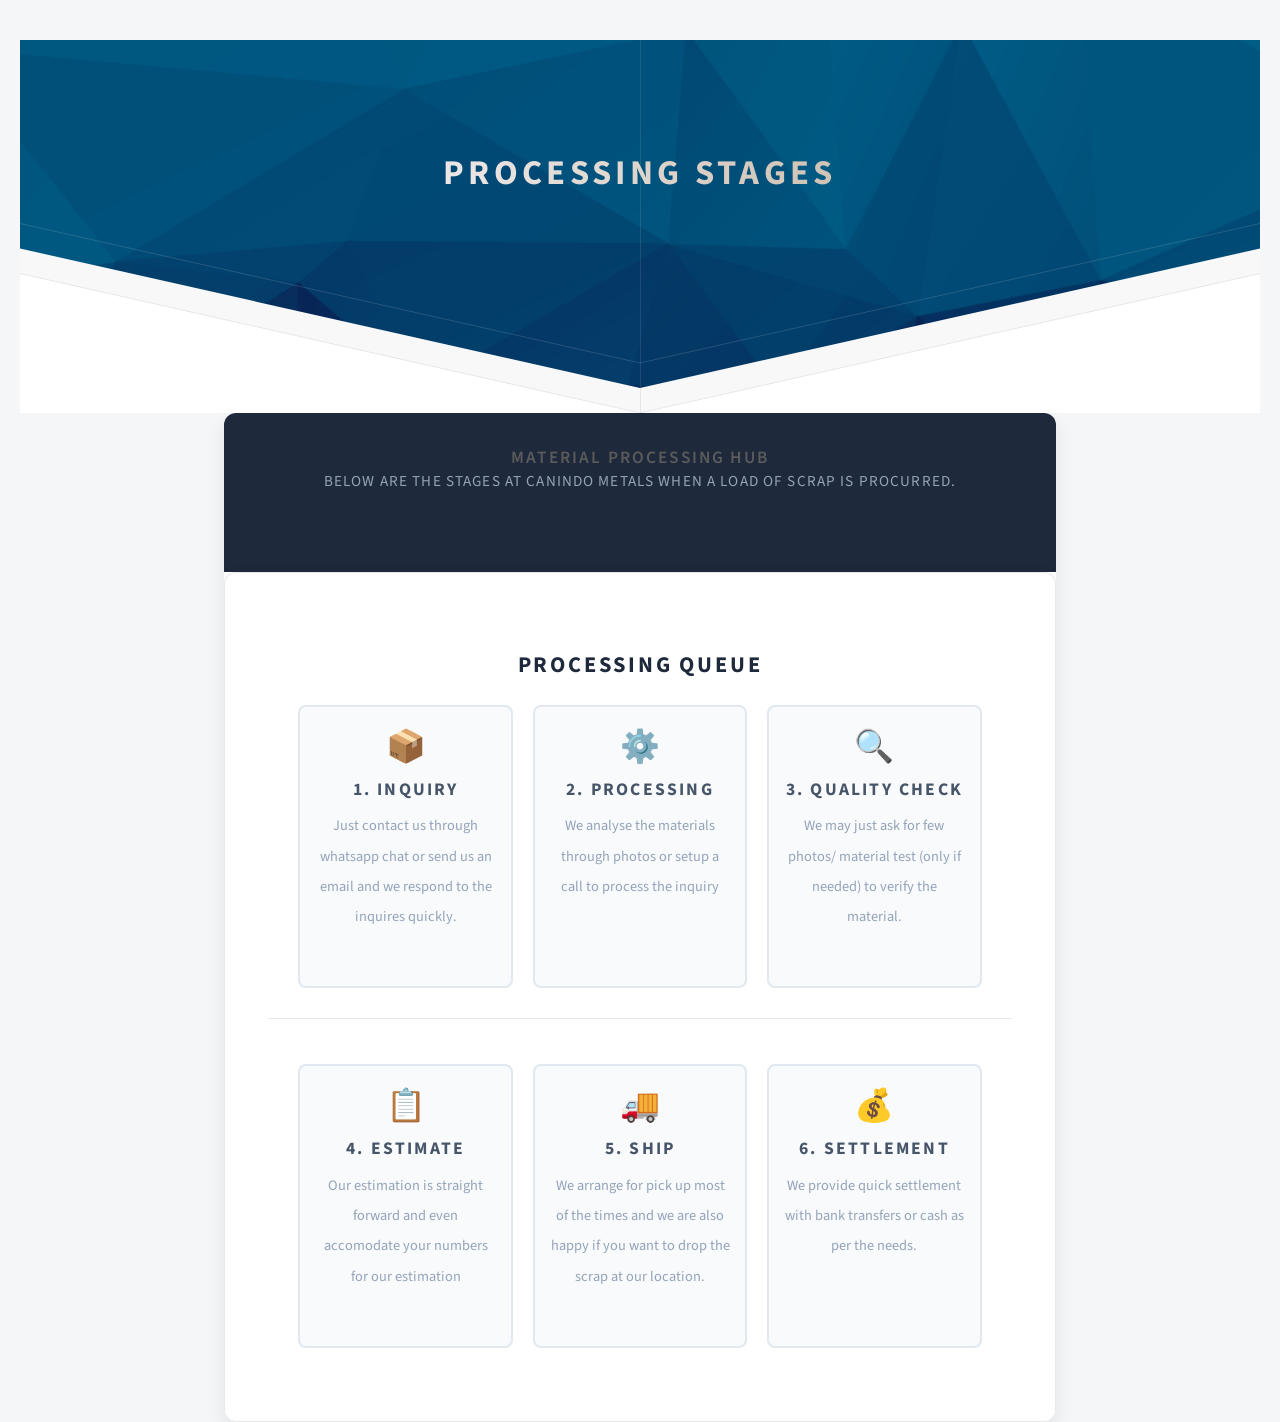
<file: reach.html>
<html>
	<head>
		<title>CanIndoMetals</title>
		<meta charset="utf-8" />
		<meta name="viewport" content="width=device-width, initial-scale=1, user-scalable=no" />
		<link rel="stylesheet" href="assets/css/main.css" />
        <link rel="stylesheet" href="styles.css">

		<!-- Elfsight WhatsApp Chat | Untitled WhatsApp Chat -->
<!-- <script src="https://elfsightcdn.com/platform.js" async></script>
<div class="elfsight-app-8075033a-a997-4c92-a267-3bb47ad8852b" data-elfsight-app-lazy></div> -->
</head>
    
    <body class="is-preload">
        <!-- Header -->
			<div id="header">
				<h1 style="background: linear-gradient(to right, #ece7e6, #cfc2b5); 
  -webkit-background-clip: text;background-clip: text;color: transparent;display: inline-block; ">Processing Stages</h1>
			</div>
     <div class="container">
        <header>
            <h1>Material Processing Hub</h1>
            <p>Below are the stages at CanIndo metals when a load of scrap is procurred.</p>
        </header>

        <!-- Input Section -->
        <!-- <section class="material-form">
            <h2>Add New Material</h2>
            <form id="materialForm">
                <div class="form-group">
                    <label for="materialName">Material Name:</label>
                    <input type="text" id="materialName" placeholder="e.g., Titanium Alloy" required>
                </div>
                <div class="form-group">
                    <label for="processType">Select Process:</label>
                    <select id="processType" required>
                        <option value="" disabled selected>Select a process...</option>
                        <option value="buy">Purchase</option>
                        <option value="sell">Sell</option>
                        
                    </select>
                </div>
                <button id="toggle-btn">Reveal Content</button>
                <button type="submit" class="btn-primary">Reveaasasl Content</button>
            </form>
        </section> -->

        <!-- Status / Tracking Section -->
          <div class="box container">
        <section id="secret-section" class="processing-status">
            <h2>Processing Queue</h2>
            <div class="pipeline">
                <div class="pipeline-step">
                   <div class="step-icon">📦</div>
                     <!-- <div class="step-icon">📋</div>                   -->
                    <h3>1. Inquiry</h3>
                    <p>Just contact us through whatsapp chat or send us an email and we respond to the inquires quickly.</p>
                </div> 
                <div class="pipeline-step">
                    <div class="step-icon">⚙️</div>
                    <h3>2. Processing</h3>
                    <p>We analyse the materials through photos or setup a call to process the inquiry</p>
                </div>            
                <div class="pipeline-step">
                    <div class="step-icon">🔍</div>
                    <h3>3. Quality Check</h3>
                    <p>We may just ask for few photos/ material test (only if needed) to verify the material.</p>
                </div>
                
            </div>
        </section>
        <section id="secret-section2" class="processing-status">
            
            <div class="pipeline">
                <div class="pipeline-step">
                    <div class="step-icon">📋</div>
                    <h3>4. Estimate</h3>
                    <p>Our estimation is straight forward and even accomodate your numbers for our estimation</p>
                </div>
                 <div class="pipeline-step">
                     <div class="step-icon">🚚</div>
                    <h3>5. Ship</h3>
                    <p>We arrange for pick up most of the times and we are also happy if you want to drop the scrap at our location.</p>
                </div>
                 <div class="pipeline-step">
                     <div class="step-icon">💰</div>
                    <h3>6. Settlement</h3>
                    <p>We provide quick settlement with bank transfers or cash as per the needs.</p>
                </div>
            </div>
        </section>
    </div>
    
			
    
                    </body>
    </html>
</file>
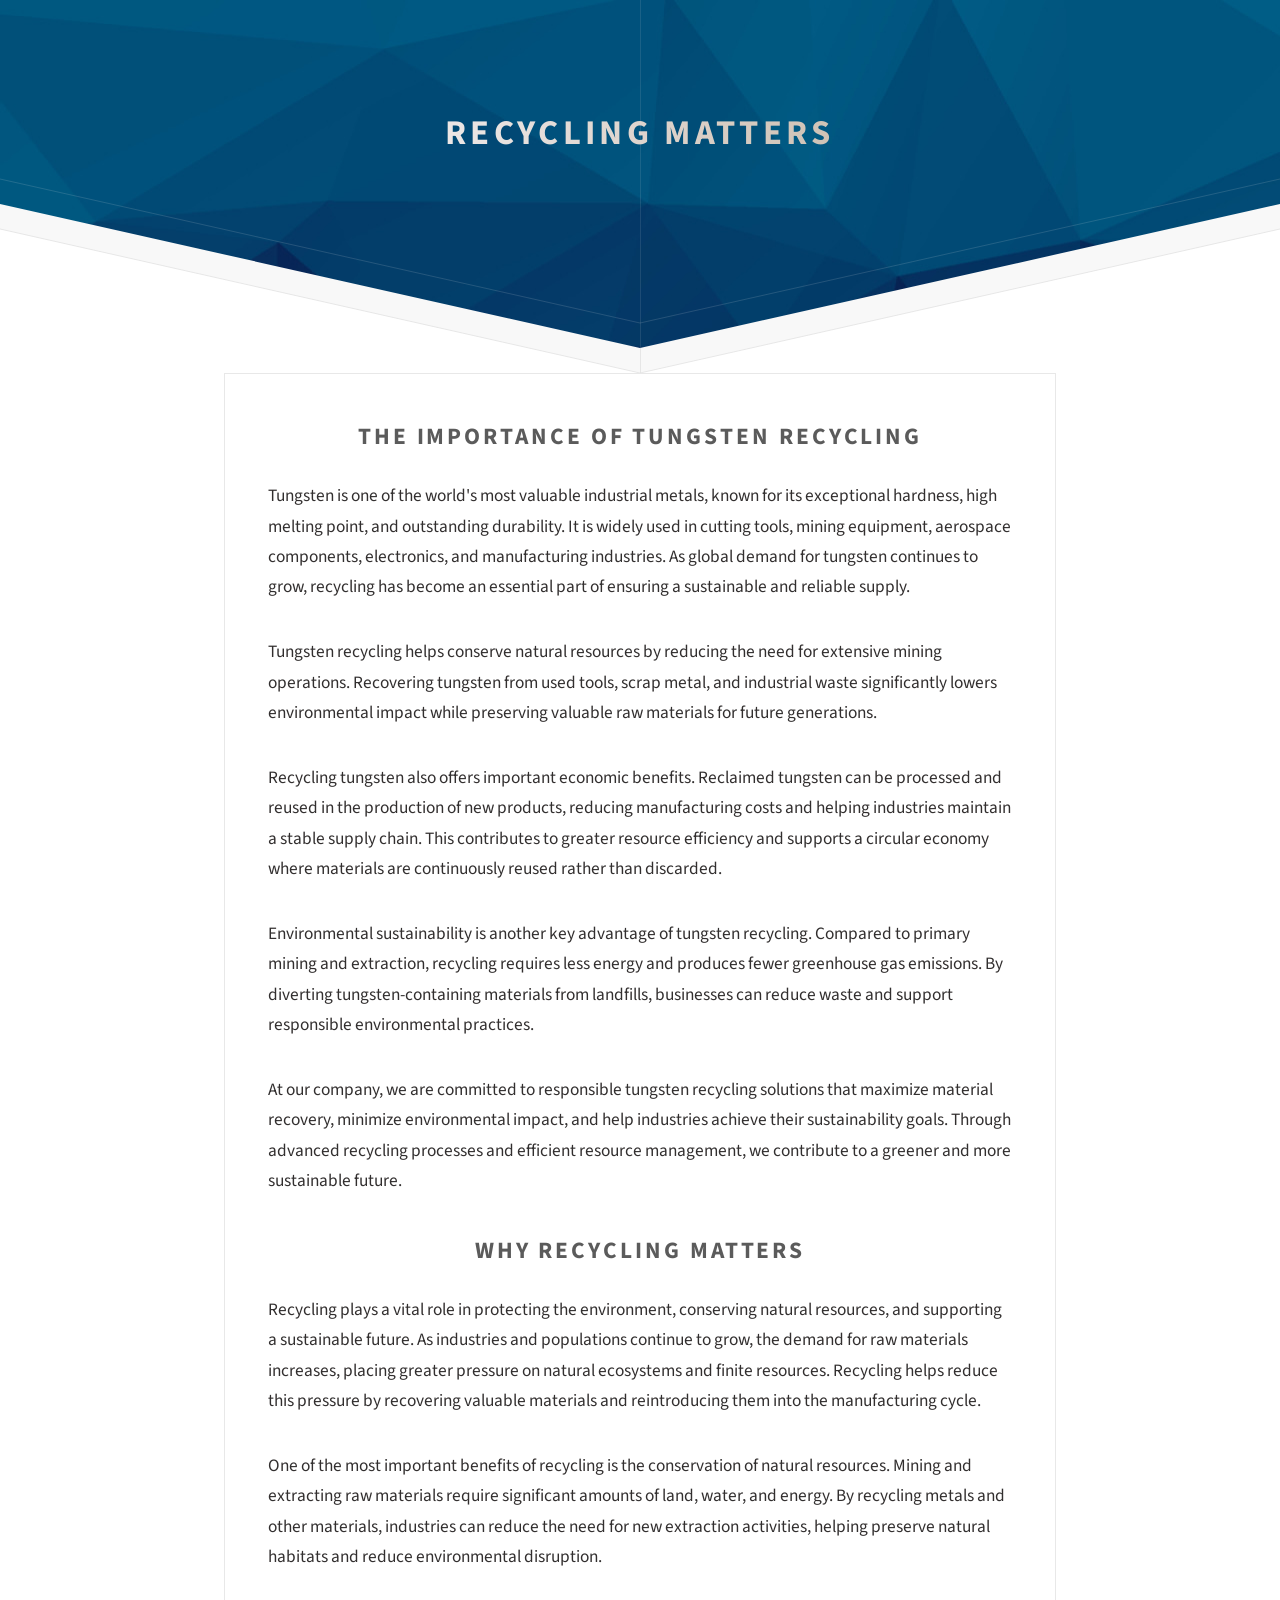
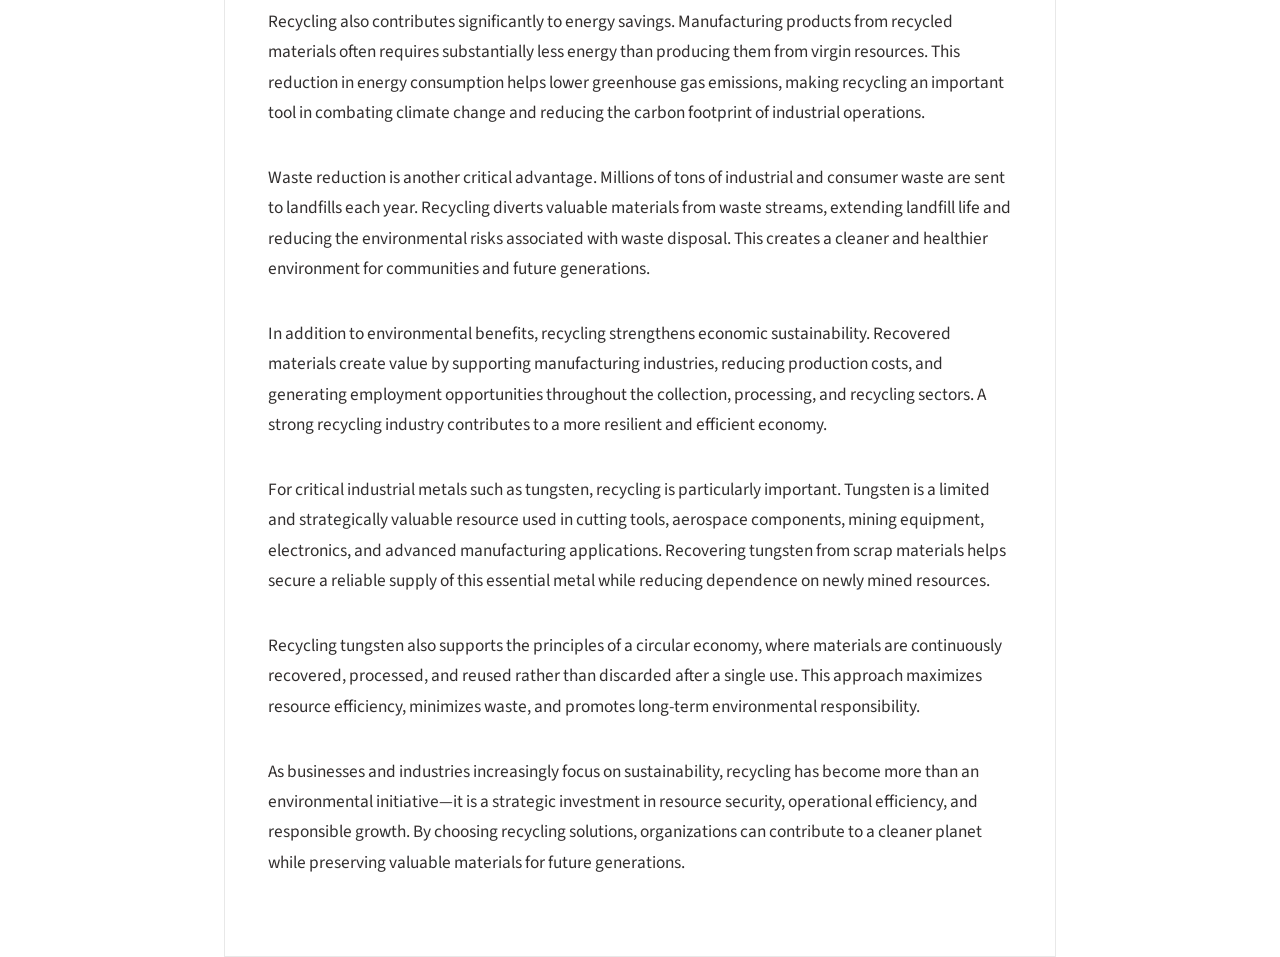
<file: recycle.html>
<html>
	<head>
		<title>CanIndoMetals</title>
		<meta charset="utf-8" />
		<meta name="viewport" content="width=device-width, initial-scale=1, user-scalable=no" />
		<link rel="stylesheet" href="assets/css/main.css" />
		<!-- Elfsight WhatsApp Chat | Untitled WhatsApp Chat -->
<!-- <script src="https://elfsightcdn.com/platform.js" async></script>
<div class="elfsight-app-8075033a-a997-4c92-a267-3bb47ad8852b" data-elfsight-app-lazy></div> -->
</head>
    
    <body class="is-preload">
        <!-- Header -->
			<div id="header">
				<h1 style="background: linear-gradient(to right, #ece7e6, #cfc2b5); 
  -webkit-background-clip: text;background-clip: text;color: transparent;display: inline-block; ">Recycling matters</h1>
			</div>
            <div class="box container">
                <h2>The Importance of Tungsten Recycling</h2> <p> Tungsten is one of the world's most valuable industrial metals, known for its exceptional hardness, high melting point, and outstanding durability. It is widely used in cutting tools, mining equipment, aerospace components, electronics, and manufacturing industries. As global demand for tungsten continues to grow, recycling has become an essential part of ensuring a sustainable and reliable supply. </p> <p> Tungsten recycling helps conserve natural resources by reducing the need for extensive mining operations. Recovering tungsten from used tools, scrap metal, and industrial waste significantly lowers environmental impact while preserving valuable raw materials for future generations. </p> <p> Recycling tungsten also offers important economic benefits. Reclaimed tungsten can be processed and reused in the production of new products, reducing manufacturing costs and helping industries maintain a stable supply chain. This contributes to greater resource efficiency and supports a circular economy where materials are continuously reused rather than discarded. </p> <p> Environmental sustainability is another key advantage of tungsten recycling. Compared to primary mining and extraction, recycling requires less energy and produces fewer greenhouse gas emissions. By diverting tungsten-containing materials from landfills, businesses can reduce waste and support responsible environmental practices. </p> <p> At our company, we are committed to responsible tungsten recycling solutions that maximize material recovery, minimize environmental impact, and help industries achieve their sustainability goals. Through advanced recycling processes and efficient resource management, we contribute to a greener and more sustainable future. </p>
            <h2>Why Recycling Matters</h2>

<p> Recycling plays a vital role in protecting the environment, conserving natural resources, and supporting a sustainable future. As industries and populations continue to grow, the demand for raw materials increases, placing greater pressure on natural ecosystems and finite resources. Recycling helps reduce this pressure by recovering valuable materials and reintroducing them into the manufacturing cycle. </p>

<p> One of the most important benefits of recycling is the conservation of natural resources. Mining and extracting raw materials require significant amounts of land, water, and energy. By recycling metals and other materials, industries can reduce the need for new extraction activities, helping preserve natural habitats and reduce environmental disruption. </p>

<p> Recycling also contributes significantly to energy savings. Manufacturing products from recycled materials often requires substantially less energy than producing them from virgin resources. This reduction in energy consumption helps lower greenhouse gas emissions, making recycling an important tool in combating climate change and reducing the carbon footprint of industrial operations. </p>

<p> Waste reduction is another critical advantage. Millions of tons of industrial and consumer waste are sent to landfills each year. Recycling diverts valuable materials from waste streams, extending landfill life and reducing the environmental risks associated with waste disposal. This creates a cleaner and healthier environment for communities and future generations. </p>

<p> In addition to environmental benefits, recycling strengthens economic sustainability. Recovered materials create value by supporting manufacturing industries, reducing production costs, and generating employment opportunities throughout the collection, processing, and recycling sectors. A strong recycling industry contributes to a more resilient and efficient economy. </p>

<p> For critical industrial metals such as tungsten, recycling is particularly important. Tungsten is a limited and strategically valuable resource used in cutting tools, aerospace components, mining equipment, electronics, and advanced manufacturing applications. Recovering tungsten from scrap materials helps secure a reliable supply of this essential metal while reducing dependence on newly mined resources. </p>

<p> Recycling tungsten also supports the principles of a circular economy, where materials are continuously recovered, processed, and reused rather than discarded after a single use. This approach maximizes resource efficiency, minimizes waste, and promotes long-term environmental responsibility. </p>

<p> As businesses and industries increasingly focus on sustainability, recycling has become more than an environmental initiative—it is a strategic investment in resource security, operational efficiency, and responsible growth. By choosing recycling solutions, organizations can contribute to a cleaner planet while preserving valuable materials for future generations. </p>        
            </div>



                    </body>
    </html>
</file>
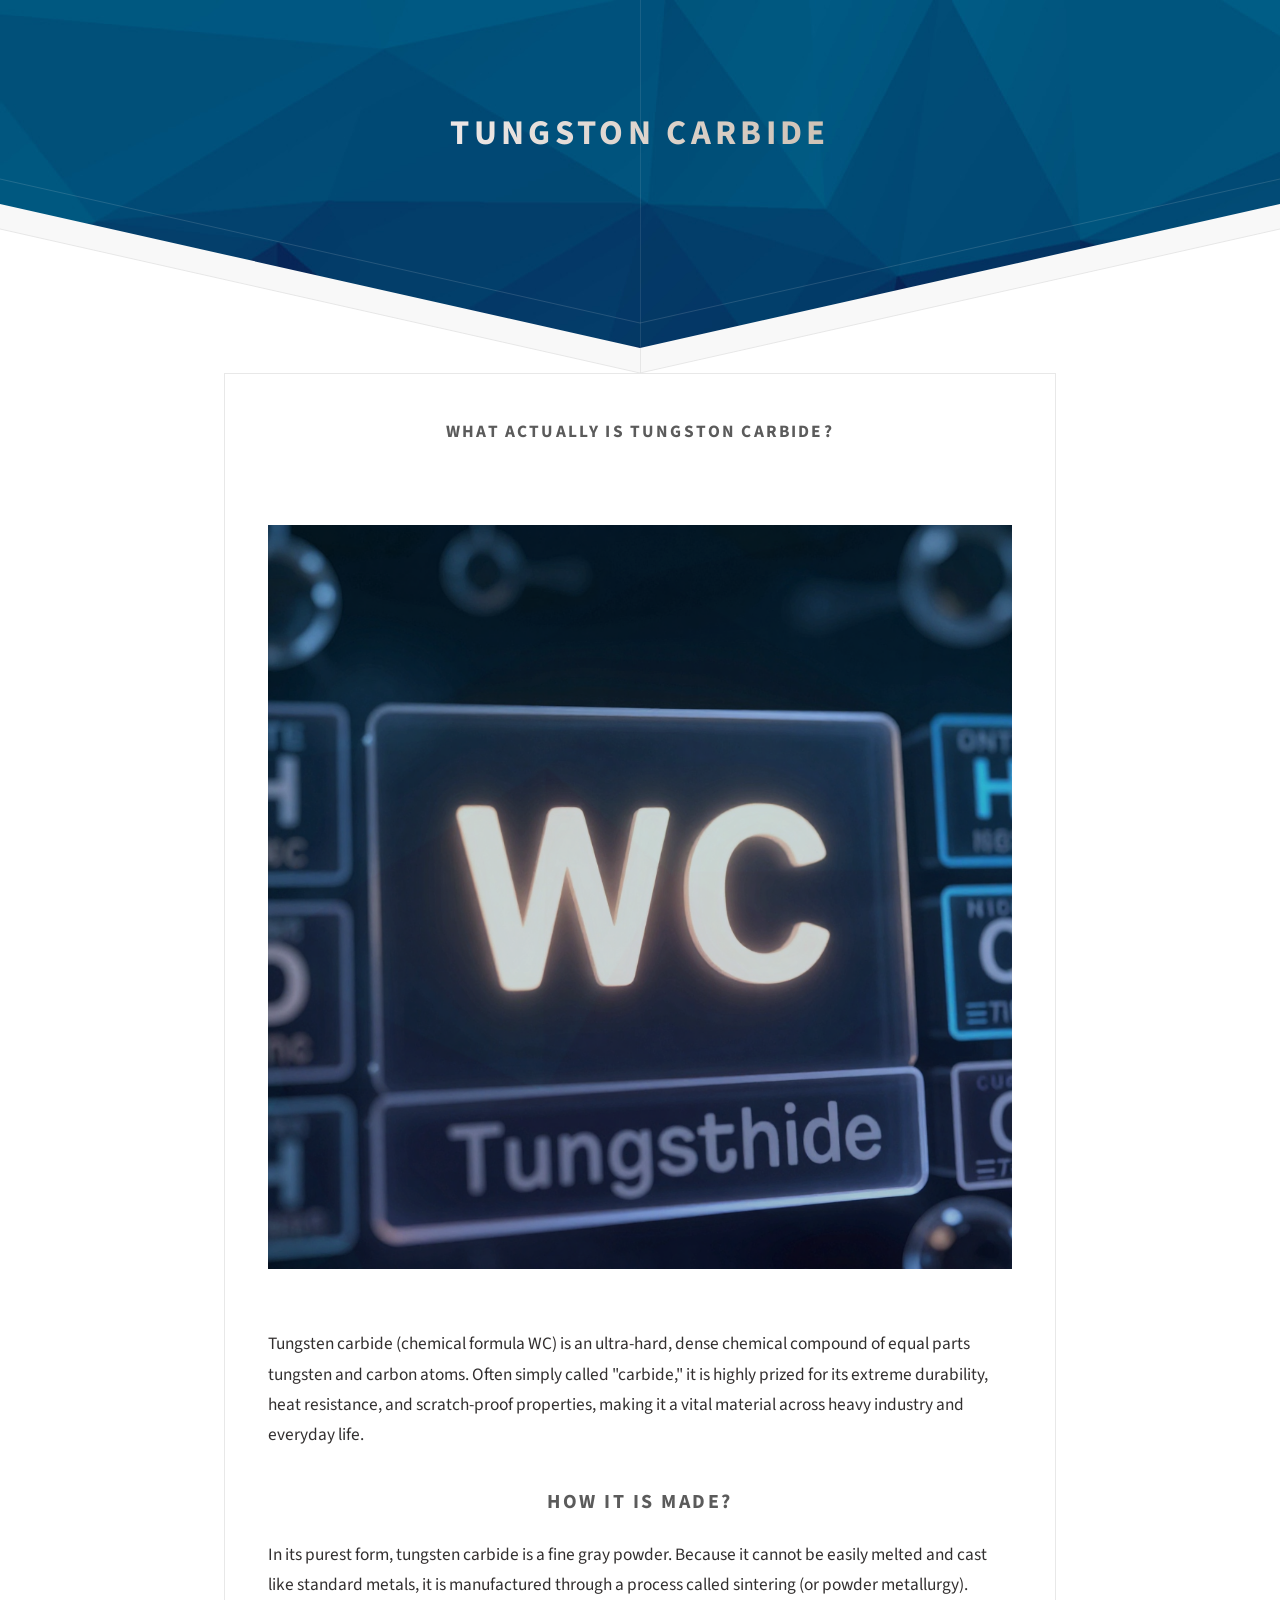
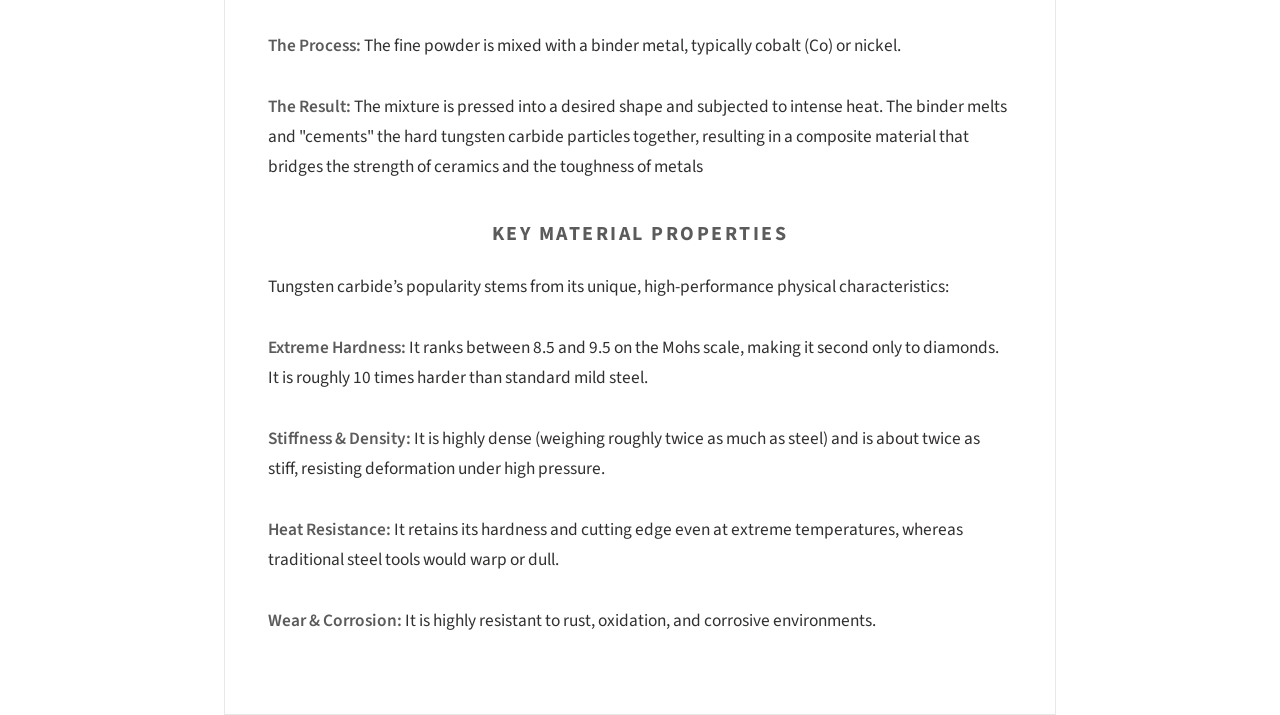
<file: tungston.html>
<html>
	<head>
		<title>CanIndoMetals</title>
		<meta charset="utf-8" />
		<meta name="viewport" content="width=device-width, initial-scale=1, user-scalable=no" />
		<link rel="stylesheet" href="assets/css/main.css" />
		<!-- Elfsight WhatsApp Chat | Untitled WhatsApp Chat -->
<!-- <script src="https://elfsightcdn.com/platform.js" async></script>
<div class="elfsight-app-8075033a-a997-4c92-a267-3bb47ad8852b" data-elfsight-app-lazy></div> -->
</head>
    
    <body class="is-preload">
        <!-- Header -->
			<div id="header">
				<h1 style="background: linear-gradient(to right, #ece7e6, #cfc2b5); 
  -webkit-background-clip: text;background-clip: text;color: transparent;display: inline-block; ">Tungston Carbide</h1>
			</div>
            <div class="box container">
                <h1>What actually is tungston carbide?</h1>

                        </br> </br>
             <section> <a href="index.html" class="image icon solid"><img src="images/pic01.png" alt="" style="width: 100%;"/></a>
   </section>  
                <section>

                        </br> </br>
				<p>Tungsten carbide (chemical formula WC) is an ultra-hard, dense chemical compound of equal parts tungsten and carbon atoms. Often simply called "carbide," it is highly prized for its extreme durability, heat resistance, and scratch-proof properties, making it a vital material across heavy industry and everyday life.</p>		
						</section>

                        <section>
                            <h3>How it is made?</h3>
                            <p>In its purest form, tungsten carbide is a fine gray powder. 
                                Because it cannot be easily melted and cast like standard metals, 
                                it is manufactured through a process called sintering (or powder metallurgy).
                           </br> </br><strong>The Process:</strong>    The fine powder is mixed with a binder metal, typically cobalt (Co) or nickel.
                                </br> </br><strong>The Result:</strong> The mixture is pressed into a desired shape and subjected to intense heat. The binder melts and "cements" the hard tungsten carbide particles together, resulting in a composite material that bridges the strength of ceramics and the toughness of metals</p>
                        </section>

                        <section>
                            <h3>Key Material Properties</h3>
                            <p>Tungsten carbide’s popularity stems from its unique, high-performance physical characteristics:
                          
                            </br> </br><strong>Extreme Hardness:</strong>   
                            It ranks between 8.5 and 9.5 on the Mohs scale, making it second only to diamonds. It is roughly 10 times harder than standard mild steel.
                            
                        </br> </br><strong>Stiffness & Density: </strong> 
                         It is highly dense (weighing roughly twice as much as steel) and is about twice as stiff, resisting deformation under high pressure.
                    

                        </br> </br><strong>Heat Resistance:  </strong> 
                          It retains its hardness and cutting edge even at extreme temperatures, whereas traditional steel tools would warp or dull.
                       

                        </br> </br><strong>Wear & Corrosion: </strong> 
                       It is highly resistant to rust, oxidation, and corrosive environments.
                      
						

					</section>
                    </div>



                    </body>
    </html>
</file>
<file: styles.css>
* {
    margin: 0;
    padding: 0;
    box-sizing: border-box;
    font-family: 'Segoe UI', Roboto, Helvetica, Arial, sans-serif;
}

body {
    background-color: #f4f6f8;
    color: #333;
    padding: 40px 20px;
}

/* Main Container */
.container {
    max-width: 900px;
    margin: 0 auto;
    background: #ffffff;
    border-radius: 12px;
    box-shadow: 0 8px 20px rgba(0, 0, 0, 0.08);
     overflow-y: auto;  
}

header {
    background: #1e293b;
    color: #ffffff;
    padding: 30px;
    text-align: center;
}

header h1 { margin-bottom: 8px; font-weight: 600; }
header p { color: #94a3b8; font-size: 0.95rem; }

/* Sections */
section {
    padding: 30px;
    border-bottom: 1px solid #e2e8f0;
}

section:last-child {
    border-bottom: none;
}

h2 {
    color: #1e293b;
    margin-bottom: 20px;
    font-size: 1.4rem;
}

/* Form Styles */
.form-group {
    margin-bottom: 20px;
}

label {
    display: block;
    margin-bottom: 8px;
    font-weight: 500;
    color: #475569;
}

input[type="text"], select {
    width: 100%;
    padding: 12px;
    border: 1px solid #cbd5e1;
    border-radius: 6px;
    font-size: 1rem;
    outline: none;
    transition: border-color 0.2s;
}

input[type="text"]:focus, select:focus {
    border-color: #3b82f6;
}

.btn-primary {
    background-color: #3b82f6;
    color: white;
    border: none;
    padding: 14px 24px;
    border-radius: 6px;
    font-size: 1rem;
    font-weight: 600;
    cursor: pointer;
    transition: background-color 0.2s;
    width: 100%;
}

.btn-primary:hover {
    background-color: #2563eb;
}

/* Pipeline / Status Tracking (Flexbox Layout) */
.pipeline {
    display: flex;
    justify-content: space-between;
    gap: 20px;
    margin-top: 15px;
}

.pipeline-step {
    flex: 1;
    background: #f8fafc;
    border: 2px solid #e2e8f0;
    padding: 25px 15px;
    border-radius: 8px;
    text-align: center;
    transition: all 0.3s ease;
}

.pipeline-step .step-icon {
    font-size: 2rem;
    margin-bottom: 12px;
}

.pipeline-step h3 {
    font-size: 1.1rem;
    color: #475569;
    margin-bottom: 6px;
}

.pipeline-step p {
    font-size: 0.9rem;
    color: #94a3b8;
}

/* Active State Styling */
.pipeline-step.active {
    border-color: #3b82f6;
    background-color: #eff6ff;
    box-shadow: 0 4px 12px rgba(59, 130, 246, 0.15);
}

.pipeline-step.active h3 {
    color: #2563eb;
}
</file>
<file: assets/css/main.css>
@import url("fontawesome-all.min.css");
@import url("https://fonts.googleapis.com/css?family=Source+Sans+Pro:300,300italic,400,400italic,600,600italic,700,700italic");

/*
	Directive by HTML5 UP
	html5up.net | @ajlkn
	Free for personal and commercial use under the CCA 3.0 license (html5up.net/license)
*/

html, body, div, span, applet, object,
iframe, h1, h2, h3, h4, h5, h6, p, blockquote,
pre, a, abbr, acronym, address, big, cite,
code, del, dfn, em, img, ins, kbd, q, s, samp,
small, strike, strong, sub, sup, tt, var, b,
u, i, center, dl, dt, dd, ol, ul, li, fieldset,
form, label, legend, table, caption, tbody,
tfoot, thead, tr, th, td, article, aside,
canvas, details, embed, figure, figcaption,
footer, header, hgroup, menu, nav, output, ruby,
section, summary, time, mark, audio, video {
	margin: 0;
	padding: 0;
	border: 0;
	font-size: 100%;
	font: inherit;
	vertical-align: baseline;}

article, aside, details, figcaption, figure,
footer, header, hgroup, menu, nav, section {
	display: block;}

body {
	line-height: 1;
}

ol, ul {
	list-style: none;
}

blockquote, q {
	quotes: none;
}

	blockquote:before, blockquote:after, q:before, q:after {
		content: '';
		content: none;
	}

table {
	border-collapse: collapse;
	border-spacing: 0;
}

body {
	-webkit-text-size-adjust: none;
}

mark {
	background-color: transparent;
	color: inherit;
}

input::-moz-focus-inner {
	border: 0;
	padding: 0;
}

input, select, textarea {
	-moz-appearance: none;
	-webkit-appearance: none;
	-ms-appearance: none;
	appearance: none;
}

/* Basic */

	html {
		box-sizing: border-box;
	}

	*, *:before, *:after {
		box-sizing: inherit;
	}

	html, body {
		height: 100%;
	}

	body {
		background: #ffffff;
	}

		body.is-preload *, body.is-preload *:before, body.is-preload *:after {
			-moz-animation: none !important;
			-webkit-animation: none !important;
			-ms-animation: none !important;
			animation: none !important;
			-moz-transition: none !important;
			-webkit-transition: none !important;
			-ms-transition: none !important;
			transition: none !important;
		}

	body, input, select, textarea {
		color: #322f2f;
		font-family: 'Source Sans Pro', sans-serif;
		font-size: 16pt;
		font-weight: 400;
		line-height: 1.75em;
	}

	a {
		-moz-transition: color 0.2s ease-in-out, border-bottom-color 0.2s ease-in-out;
		-webkit-transition: color 0.2s ease-in-out, border-bottom-color 0.2s ease-in-out;
		-ms-transition: color 0.2s ease-in-out, border-bottom-color 0.2s ease-in-out;
		transition: color 0.2s ease-in-out, border-bottom-color 0.2s ease-in-out;
		border-bottom: dotted 1px;
		color: #3f6e9d;
		text-decoration: none;
	}

		a:hover {
			border-bottom-color: transparent;
		}

	strong, b {
		font-weight: 600;
		color: #5b5b5b;
	}

	em, i {
		font-style: italic;
	}

	p, ul, ol, dl, table, blockquote, form {
		margin: 0 0 2em 0;
	}

	h1, h2, h3, h4, h5, h6 {
		color: #5b5b5b;
		font-weight: 700;
		letter-spacing: 0.125em;
		line-height: 1.75em;
		margin-bottom: 1em;
		text-transform: uppercase;
		text-align: center;
	}

		h1 a, h2 a, h3 a, h4 a, h5 a, h6 a {
			color: inherit;
			text-decoration: none;
		}

	h2 {
		font-size: 1.75em;
	}

	h3 {
		font-size: 1.5em;
	}

	sub {
		font-size: 0.8em;
		position: relative;
		top: 0.5em;
	}

	sup {
		font-size: 0.8em;
		position: relative;
		top: -0.5em;
	}

	hr {
		border: 0;
		border-top: solid 1px rgba(224, 224, 224, 0.75);
		margin-bottom: 1.5em;
	}

	blockquote {
		border-left: solid 0.5em rgba(224, 224, 224, 0.75);
		font-style: italic;
		padding: 1em 0 1em 2em;
	}

/* Container */

	.container {
		margin: 0 auto;
		max-width: 100%;
		width: 51em;
	}

		.container.medium {
			width: 38.25em;
		}

		@media screen and (max-width: 1280px) {

			.container {
				width: 48em;
			}

				.container.medium {
					width: 36em;
				}

		}

		@media screen and (max-width: 980px) {

			.container {
				width: 95%;
			}

				.container.medium {
					width: 71.25%;
				}

		}

		@media screen and (max-width: 840px) {

			.container {
				width: 95% !important;
			}

		}

		@media screen and (max-width: 736px) {

			.container {
				width: 90% !important;
			}

		}

		@media screen and (max-width: 480px) {

			.container {
				width: 100% !important;
			}

		}

/* Row */

	.row {
		display: flex;
		flex-wrap: wrap;
		box-sizing: border-box;
		align-items: stretch;
	}

		.row > * {
			box-sizing: border-box;
		}

		.row.gtr-uniform > * > :last-child {
			margin-bottom: 0;
		}

		.row.aln-left {
			justify-content: flex-start;
		}

		.row.aln-center {
			justify-content: center;
		}

		.row.aln-right {
			justify-content: flex-end;
		}

		.row.aln-top {
			align-items: flex-start;
		}

		.row.aln-middle {
			align-items: center;
		}

		.row.aln-bottom {
			align-items: flex-end;
		}

		.row > .imp {
			order: -1;
		}

		.row > .col-1 {
			width: 8.33333%;
		}

		.row > .off-1 {
			margin-left: 8.33333%;
		}

		.row > .col-2 {
			width: 16.66667%;
		}

		.row > .off-2 {
			margin-left: 16.66667%;
		}

		.row > .col-3 {
			width: 25%;
		}

		.row > .off-3 {
			margin-left: 25%;
		}

		.row > .col-4 {
			width: 33.33333%;
		}

		.row > .off-4 {
			margin-left: 33.33333%;
		}

		.row > .col-5 {
			width: 41.66667%;
		}

		.row > .off-5 {
			margin-left: 41.66667%;
		}

		.row > .col-6 {
			width: 50%;
		}

		.row > .off-6 {
			margin-left: 50%;
		}

		.row > .col-7 {
			width: 58.33333%;
		}

		.row > .off-7 {
			margin-left: 58.33333%;
		}

		.row > .col-8 {
			width: 66.66667%;
		}

		.row > .off-8 {
			margin-left: 66.66667%;
		}

		.row > .col-9 {
			width: 75%;
		}

		.row > .off-9 {
			margin-left: 75%;
		}

		.row > .col-10 {
			width: 83.33333%;
		}

		.row > .off-10 {
			margin-left: 83.33333%;
		}

		.row > .col-11 {
			width: 91.66667%;
		}

		.row > .off-11 {
			margin-left: 91.66667%;
		}

		.row > .col-12 {
			width: 100%;
		}

		.row > .off-12 {
			margin-left: 100%;
		}

		.row.gtr-0 {
			margin-top: 0px;
			margin-left: 0px;
		}

			.row.gtr-0 > * {
				padding: 0px 0 0 0px;
			}

			.row.gtr-0.gtr-uniform {
				margin-top: 0px;
			}

				.row.gtr-0.gtr-uniform > * {
					padding-top: 0px;
				}

		.row.gtr-25 {
			margin-top: -7.5px;
			margin-left: -7.5px;
		}

			.row.gtr-25 > * {
				padding: 7.5px 0 0 7.5px;
			}

			.row.gtr-25.gtr-uniform {
				margin-top: -7.5px;
			}

				.row.gtr-25.gtr-uniform > * {
					padding-top: 7.5px;
				}

		.row.gtr-50 {
			margin-top: -15px;
			margin-left: -15px;
		}

			.row.gtr-50 > * {
				padding: 15px 0 0 15px;
			}

			.row.gtr-50.gtr-uniform {
				margin-top: -15px;
			}

				.row.gtr-50.gtr-uniform > * {
					padding-top: 15px;
				}

		.row {
			margin-top: -30px;
			margin-left: -30px;
		}

			.row > * {
				padding: 30px 0 0 30px;
			}

			.row.gtr-uniform {
				margin-top: -30px;
			}

				.row.gtr-uniform > * {
					padding-top: 30px;
				}

		.row.gtr-150 {
			margin-top: -45px;
			margin-left: -45px;
		}

			.row.gtr-150 > * {
				padding: 45px 0 0 45px;
			}

			.row.gtr-150.gtr-uniform {
				margin-top: -45px;
			}

				.row.gtr-150.gtr-uniform > * {
					padding-top: 45px;
				}

		.row.gtr-200 {
			margin-top: -60px;
			margin-left: -60px;
		}

			.row.gtr-200 > * {
				padding: 60px 0 0 60px;
			}

			.row.gtr-200.gtr-uniform {
				margin-top: -60px;
			}

				.row.gtr-200.gtr-uniform > * {
					padding-top: 60px;
				}

		@media screen and (max-width: 1680px) {

			.row {
				display: flex;
				flex-wrap: wrap;
				box-sizing: border-box;
				align-items: stretch;
			}

				.row > * {
					box-sizing: border-box;
				}

				.row.gtr-uniform > * > :last-child {
					margin-bottom: 0;
				}

				.row.aln-left {
					justify-content: flex-start;
				}

				.row.aln-center {
					justify-content: center;
				}

				.row.aln-right {
					justify-content: flex-end;
				}

				.row.aln-top {
					align-items: flex-start;
				}

				.row.aln-middle {
					align-items: center;
				}

				.row.aln-bottom {
					align-items: flex-end;
				}

				.row > .imp-wide {
					order: -1;
				}

				.row > .col-1-wide {
					width: 8.33333%;
				}

				.row > .off-1-wide {
					margin-left: 8.33333%;
				}

				.row > .col-2-wide {
					width: 16.66667%;
				}

				.row > .off-2-wide {
					margin-left: 16.66667%;
				}

				.row > .col-3-wide {
					width: 25%;
				}

				.row > .off-3-wide {
					margin-left: 25%;
				}

				.row > .col-4-wide {
					width: 33.33333%;
				}

				.row > .off-4-wide {
					margin-left: 33.33333%;
				}

				.row > .col-5-wide {
					width: 41.66667%;
				}

				.row > .off-5-wide {
					margin-left: 41.66667%;
				}

				.row > .col-6-wide {
					width: 50%;
				}

				.row > .off-6-wide {
					margin-left: 50%;
				}

				.row > .col-7-wide {
					width: 58.33333%;
				}

				.row > .off-7-wide {
					margin-left: 58.33333%;
				}

				.row > .col-8-wide {
					width: 66.66667%;
				}

				.row > .off-8-wide {
					margin-left: 66.66667%;
				}

				.row > .col-9-wide {
					width: 75%;
				}

				.row > .off-9-wide {
					margin-left: 75%;
				}

				.row > .col-10-wide {
					width: 83.33333%;
				}

				.row > .off-10-wide {
					margin-left: 83.33333%;
				}

				.row > .col-11-wide {
					width: 91.66667%;
				}

				.row > .off-11-wide {
					margin-left: 91.66667%;
				}

				.row > .col-12-wide {
					width: 100%;
				}

				.row > .off-12-wide {
					margin-left: 100%;
				}

				.row.gtr-0 {
					margin-top: 0px;
					margin-left: 0px;
				}

					.row.gtr-0 > * {
						padding: 0px 0 0 0px;
					}

					.row.gtr-0.gtr-uniform {
						margin-top: 0px;
					}

						.row.gtr-0.gtr-uniform > * {
							padding-top: 0px;
						}

				.row.gtr-25 {
					margin-top: -7.5px;
					margin-left: -7.5px;
				}

					.row.gtr-25 > * {
						padding: 7.5px 0 0 7.5px;
					}

					.row.gtr-25.gtr-uniform {
						margin-top: -7.5px;
					}

						.row.gtr-25.gtr-uniform > * {
							padding-top: 7.5px;
						}

				.row.gtr-50 {
					margin-top: -15px;
					margin-left: -15px;
				}

					.row.gtr-50 > * {
						padding: 15px 0 0 15px;
					}

					.row.gtr-50.gtr-uniform {
						margin-top: -15px;
					}

						.row.gtr-50.gtr-uniform > * {
							padding-top: 15px;
						}

				.row {
					margin-top: -30px;
					margin-left: -30px;
				}

					.row > * {
						padding: 30px 0 0 30px;
					}

					.row.gtr-uniform {
						margin-top: -30px;
					}

						.row.gtr-uniform > * {
							padding-top: 30px;
						}

				.row.gtr-150 {
					margin-top: -45px;
					margin-left: -45px;
				}

					.row.gtr-150 > * {
						padding: 45px 0 0 45px;
					}

					.row.gtr-150.gtr-uniform {
						margin-top: -45px;
					}

						.row.gtr-150.gtr-uniform > * {
							padding-top: 45px;
						}

				.row.gtr-200 {
					margin-top: -60px;
					margin-left: -60px;
				}

					.row.gtr-200 > * {
						padding: 60px 0 0 60px;
					}

					.row.gtr-200.gtr-uniform {
						margin-top: -60px;
					}

						.row.gtr-200.gtr-uniform > * {
							padding-top: 60px;
						}

		}

		@media screen and (max-width: 1280px) {

			.row {
				display: flex;
				flex-wrap: wrap;
				box-sizing: border-box;
				align-items: stretch;
			}

				.row > * {
					box-sizing: border-box;
				}

				.row.gtr-uniform > * > :last-child {
					margin-bottom: 0;
				}

				.row.aln-left {
					justify-content: flex-start;
				}

				.row.aln-center {
					justify-content: center;
				}

				.row.aln-right {
					justify-content: flex-end;
				}

				.row.aln-top {
					align-items: flex-start;
				}

				.row.aln-middle {
					align-items: center;
				}

				.row.aln-bottom {
					align-items: flex-end;
				}

				.row > .imp-normal {
					order: -1;
				}

				.row > .col-1-normal {
					width: 8.33333%;
				}

				.row > .off-1-normal {
					margin-left: 8.33333%;
				}

				.row > .col-2-normal {
					width: 16.66667%;
				}

				.row > .off-2-normal {
					margin-left: 16.66667%;
				}

				.row > .col-3-normal {
					width: 25%;
				}

				.row > .off-3-normal {
					margin-left: 25%;
				}

				.row > .col-4-normal {
					width: 33.33333%;
				}

				.row > .off-4-normal {
					margin-left: 33.33333%;
				}

				.row > .col-5-normal {
					width: 41.66667%;
				}

				.row > .off-5-normal {
					margin-left: 41.66667%;
				}

				.row > .col-6-normal {
					width: 50%;
				}

				.row > .off-6-normal {
					margin-left: 50%;
				}

				.row > .col-7-normal {
					width: 58.33333%;
				}

				.row > .off-7-normal {
					margin-left: 58.33333%;
				}

				.row > .col-8-normal {
					width: 66.66667%;
				}

				.row > .off-8-normal {
					margin-left: 66.66667%;
				}

				.row > .col-9-normal {
					width: 75%;
				}

				.row > .off-9-normal {
					margin-left: 75%;
				}

				.row > .col-10-normal {
					width: 83.33333%;
				}

				.row > .off-10-normal {
					margin-left: 83.33333%;
				}

				.row > .col-11-normal {
					width: 91.66667%;
				}

				.row > .off-11-normal {
					margin-left: 91.66667%;
				}

				.row > .col-12-normal {
					width: 100%;
				}

				.row > .off-12-normal {
					margin-left: 100%;
				}

				.row.gtr-0 {
					margin-top: 0px;
					margin-left: 0px;
				}

					.row.gtr-0 > * {
						padding: 0px 0 0 0px;
					}

					.row.gtr-0.gtr-uniform {
						margin-top: 0px;
					}

						.row.gtr-0.gtr-uniform > * {
							padding-top: 0px;
						}

				.row.gtr-25 {
					margin-top: -7.5px;
					margin-left: -7.5px;
				}

					.row.gtr-25 > * {
						padding: 7.5px 0 0 7.5px;
					}

					.row.gtr-25.gtr-uniform {
						margin-top: -7.5px;
					}

						.row.gtr-25.gtr-uniform > * {
							padding-top: 7.5px;
						}

				.row.gtr-50 {
					margin-top: -15px;
					margin-left: -15px;
				}

					.row.gtr-50 > * {
						padding: 15px 0 0 15px;
					}

					.row.gtr-50.gtr-uniform {
						margin-top: -15px;
					}

						.row.gtr-50.gtr-uniform > * {
							padding-top: 15px;
						}

				.row {
					margin-top: -30px;
					margin-left: -30px;
				}

					.row > * {
						padding: 30px 0 0 30px;
					}

					.row.gtr-uniform {
						margin-top: -30px;
					}

						.row.gtr-uniform > * {
							padding-top: 30px;
						}

				.row.gtr-150 {
					margin-top: -45px;
					margin-left: -45px;
				}

					.row.gtr-150 > * {
						padding: 45px 0 0 45px;
					}

					.row.gtr-150.gtr-uniform {
						margin-top: -45px;
					}

						.row.gtr-150.gtr-uniform > * {
							padding-top: 45px;
						}

				.row.gtr-200 {
					margin-top: -60px;
					margin-left: -60px;
				}

					.row.gtr-200 > * {
						padding: 60px 0 0 60px;
					}

					.row.gtr-200.gtr-uniform {
						margin-top: -60px;
					}

						.row.gtr-200.gtr-uniform > * {
							padding-top: 60px;
						}

		}

		@media screen and (max-width: 980px) {

			.row {
				display: flex;
				flex-wrap: wrap;
				box-sizing: border-box;
				align-items: stretch;
			}

				.row > * {
					box-sizing: border-box;
				}

				.row.gtr-uniform > * > :last-child {
					margin-bottom: 0;
				}

				.row.aln-left {
					justify-content: flex-start;
				}

				.row.aln-center {
					justify-content: center;
				}

				.row.aln-right {
					justify-content: flex-end;
				}

				.row.aln-top {
					align-items: flex-start;
				}

				.row.aln-middle {
					align-items: center;
				}

				.row.aln-bottom {
					align-items: flex-end;
				}

				.row > .imp-narrow {
					order: -1;
				}

				.row > .col-1-narrow {
					width: 8.33333%;
				}

				.row > .off-1-narrow {
					margin-left: 8.33333%;
				}

				.row > .col-2-narrow {
					width: 16.66667%;
				}

				.row > .off-2-narrow {
					margin-left: 16.66667%;
				}

				.row > .col-3-narrow {
					width: 25%;
				}

				.row > .off-3-narrow {
					margin-left: 25%;
				}

				.row > .col-4-narrow {
					width: 33.33333%;
				}

				.row > .off-4-narrow {
					margin-left: 33.33333%;
				}

				.row > .col-5-narrow {
					width: 41.66667%;
				}

				.row > .off-5-narrow {
					margin-left: 41.66667%;
				}

				.row > .col-6-narrow {
					width: 50%;
				}

				.row > .off-6-narrow {
					margin-left: 50%;
				}

				.row > .col-7-narrow {
					width: 58.33333%;
				}

				.row > .off-7-narrow {
					margin-left: 58.33333%;
				}

				.row > .col-8-narrow {
					width: 66.66667%;
				}

				.row > .off-8-narrow {
					margin-left: 66.66667%;
				}

				.row > .col-9-narrow {
					width: 75%;
				}

				.row > .off-9-narrow {
					margin-left: 75%;
				}

				.row > .col-10-narrow {
					width: 83.33333%;
				}

				.row > .off-10-narrow {
					margin-left: 83.33333%;
				}

				.row > .col-11-narrow {
					width: 91.66667%;
				}

				.row > .off-11-narrow {
					margin-left: 91.66667%;
				}

				.row > .col-12-narrow {
					width: 100%;
				}

				.row > .off-12-narrow {
					margin-left: 100%;
				}

				.row.gtr-0 {
					margin-top: 0px;
					margin-left: 0px;
				}

					.row.gtr-0 > * {
						padding: 0px 0 0 0px;
					}

					.row.gtr-0.gtr-uniform {
						margin-top: 0px;
					}

						.row.gtr-0.gtr-uniform > * {
							padding-top: 0px;
						}

				.row.gtr-25 {
					margin-top: -7.5px;
					margin-left: -7.5px;
				}

					.row.gtr-25 > * {
						padding: 7.5px 0 0 7.5px;
					}

					.row.gtr-25.gtr-uniform {
						margin-top: -7.5px;
					}

						.row.gtr-25.gtr-uniform > * {
							padding-top: 7.5px;
						}

				.row.gtr-50 {
					margin-top: -15px;
					margin-left: -15px;
				}

					.row.gtr-50 > * {
						padding: 15px 0 0 15px;
					}

					.row.gtr-50.gtr-uniform {
						margin-top: -15px;
					}

						.row.gtr-50.gtr-uniform > * {
							padding-top: 15px;
						}

				.row {
					margin-top: -30px;
					margin-left: -30px;
				}

					.row > * {
						padding: 30px 0 0 30px;
					}

					.row.gtr-uniform {
						margin-top: -30px;
					}

						.row.gtr-uniform > * {
							padding-top: 30px;
						}

				.row.gtr-150 {
					margin-top: -45px;
					margin-left: -45px;
				}

					.row.gtr-150 > * {
						padding: 45px 0 0 45px;
					}

					.row.gtr-150.gtr-uniform {
						margin-top: -45px;
					}

						.row.gtr-150.gtr-uniform > * {
							padding-top: 45px;
						}

				.row.gtr-200 {
					margin-top: -60px;
					margin-left: -60px;
				}

					.row.gtr-200 > * {
						padding: 60px 0 0 60px;
					}

					.row.gtr-200.gtr-uniform {
						margin-top: -60px;
					}

						.row.gtr-200.gtr-uniform > * {
							padding-top: 60px;
						}

		}

		@media screen and (max-width: 840px) {

			.row {
				display: flex;
				flex-wrap: wrap;
				box-sizing: border-box;
				align-items: stretch;
			}

				.row > * {
					box-sizing: border-box;
				}

				.row.gtr-uniform > * > :last-child {
					margin-bottom: 0;
				}

				.row.aln-left {
					justify-content: flex-start;
				}

				.row.aln-center {
					justify-content: center;
				}

				.row.aln-right {
					justify-content: flex-end;
				}

				.row.aln-top {
					align-items: flex-start;
				}

				.row.aln-middle {
					align-items: center;
				}

				.row.aln-bottom {
					align-items: flex-end;
				}

				.row > .imp-narrower {
					order: -1;
				}

				.row > .col-1-narrower {
					width: 8.33333%;
				}

				.row > .off-1-narrower {
					margin-left: 8.33333%;
				}

				.row > .col-2-narrower {
					width: 16.66667%;
				}

				.row > .off-2-narrower {
					margin-left: 16.66667%;
				}

				.row > .col-3-narrower {
					width: 25%;
				}

				.row > .off-3-narrower {
					margin-left: 25%;
				}

				.row > .col-4-narrower {
					width: 33.33333%;
				}

				.row > .off-4-narrower {
					margin-left: 33.33333%;
				}

				.row > .col-5-narrower {
					width: 41.66667%;
				}

				.row > .off-5-narrower {
					margin-left: 41.66667%;
				}

				.row > .col-6-narrower {
					width: 50%;
				}

				.row > .off-6-narrower {
					margin-left: 50%;
				}

				.row > .col-7-narrower {
					width: 58.33333%;
				}

				.row > .off-7-narrower {
					margin-left: 58.33333%;
				}

				.row > .col-8-narrower {
					width: 66.66667%;
				}

				.row > .off-8-narrower {
					margin-left: 66.66667%;
				}

				.row > .col-9-narrower {
					width: 75%;
				}

				.row > .off-9-narrower {
					margin-left: 75%;
				}

				.row > .col-10-narrower {
					width: 83.33333%;
				}

				.row > .off-10-narrower {
					margin-left: 83.33333%;
				}

				.row > .col-11-narrower {
					width: 91.66667%;
				}

				.row > .off-11-narrower {
					margin-left: 91.66667%;
				}

				.row > .col-12-narrower {
					width: 100%;
				}

				.row > .off-12-narrower {
					margin-left: 100%;
				}

				.row.gtr-0 {
					margin-top: 0px;
					margin-left: 0px;
				}

					.row.gtr-0 > * {
						padding: 0px 0 0 0px;
					}

					.row.gtr-0.gtr-uniform {
						margin-top: 0px;
					}

						.row.gtr-0.gtr-uniform > * {
							padding-top: 0px;
						}

				.row.gtr-25 {
					margin-top: -5px;
					margin-left: -5px;
				}

					.row.gtr-25 > * {
						padding: 5px 0 0 5px;
					}

					.row.gtr-25.gtr-uniform {
						margin-top: -5px;
					}

						.row.gtr-25.gtr-uniform > * {
							padding-top: 5px;
						}

				.row.gtr-50 {
					margin-top: -10px;
					margin-left: -10px;
				}

					.row.gtr-50 > * {
						padding: 10px 0 0 10px;
					}

					.row.gtr-50.gtr-uniform {
						margin-top: -10px;
					}

						.row.gtr-50.gtr-uniform > * {
							padding-top: 10px;
						}

				.row {
					margin-top: -20px;
					margin-left: -20px;
				}

					.row > * {
						padding: 20px 0 0 20px;
					}

					.row.gtr-uniform {
						margin-top: -20px;
					}

						.row.gtr-uniform > * {
							padding-top: 20px;
						}

				.row.gtr-150 {
					margin-top: -30px;
					margin-left: -30px;
				}

					.row.gtr-150 > * {
						padding: 30px 0 0 30px;
					}

					.row.gtr-150.gtr-uniform {
						margin-top: -30px;
					}

						.row.gtr-150.gtr-uniform > * {
							padding-top: 30px;
						}

				.row.gtr-200 {
					margin-top: -40px;
					margin-left: -40px;
				}

					.row.gtr-200 > * {
						padding: 40px 0 0 40px;
					}

					.row.gtr-200.gtr-uniform {
						margin-top: -40px;
					}

						.row.gtr-200.gtr-uniform > * {
							padding-top: 40px;
						}

		}

		@media screen and (max-width: 736px) {

			.row {
				display: flex;
				flex-wrap: wrap;
				box-sizing: border-box;
				align-items: stretch;
			}

				.row > * {
					box-sizing: border-box;
				}

				.row.gtr-uniform > * > :last-child {
					margin-bottom: 0;
				}

				.row.aln-left {
					justify-content: flex-start;
				}

				.row.aln-center {
					justify-content: center;
				}

				.row.aln-right {
					justify-content: flex-end;
				}

				.row.aln-top {
					align-items: flex-start;
				}

				.row.aln-middle {
					align-items: center;
				}

				.row.aln-bottom {
					align-items: flex-end;
				}

				.row > .imp-mobile {
					order: -1;
				}

				.row > .col-1-mobile {
					width: 8.33333%;
				}

				.row > .off-1-mobile {
					margin-left: 8.33333%;
				}

				.row > .col-2-mobile {
					width: 16.66667%;
				}

				.row > .off-2-mobile {
					margin-left: 16.66667%;
				}

				.row > .col-3-mobile {
					width: 25%;
				}

				.row > .off-3-mobile {
					margin-left: 25%;
				}

				.row > .col-4-mobile {
					width: 33.33333%;
				}

				.row > .off-4-mobile {
					margin-left: 33.33333%;
				}

				.row > .col-5-mobile {
					width: 41.66667%;
				}

				.row > .off-5-mobile {
					margin-left: 41.66667%;
				}

				.row > .col-6-mobile {
					width: 50%;
				}

				.row > .off-6-mobile {
					margin-left: 50%;
				}

				.row > .col-7-mobile {
					width: 58.33333%;
				}

				.row > .off-7-mobile {
					margin-left: 58.33333%;
				}

				.row > .col-8-mobile {
					width: 66.66667%;
				}

				.row > .off-8-mobile {
					margin-left: 66.66667%;
				}

				.row > .col-9-mobile {
					width: 75%;
				}

				.row > .off-9-mobile {
					margin-left: 75%;
				}

				.row > .col-10-mobile {
					width: 83.33333%;
				}

				.row > .off-10-mobile {
					margin-left: 83.33333%;
				}

				.row > .col-11-mobile {
					width: 91.66667%;
				}

				.row > .off-11-mobile {
					margin-left: 91.66667%;
				}

				.row > .col-12-mobile {
					width: 100%;
				}

				.row > .off-12-mobile {
					margin-left: 100%;
				}

				.row.gtr-0 {
					margin-top: 0px;
					margin-left: 0px;
				}

					.row.gtr-0 > * {
						padding: 0px 0 0 0px;
					}

					.row.gtr-0.gtr-uniform {
						margin-top: 0px;
					}

						.row.gtr-0.gtr-uniform > * {
							padding-top: 0px;
						}

				.row.gtr-25 {
					margin-top: -57.5px;
					margin-left: -5px;
				}

					.row.gtr-25 > * {
						padding: 57.5px 0 0 5px;
					}

					.row.gtr-25.gtr-uniform {
						margin-top: -5px;
					}

						.row.gtr-25.gtr-uniform > * {
							padding-top: 5px;
						}

				.row.gtr-50 {
					margin-top: -115px;
					margin-left: -10px;
				}

					.row.gtr-50 > * {
						padding: 115px 0 0 10px;
					}

					.row.gtr-50.gtr-uniform {
						margin-top: -10px;
					}

						.row.gtr-50.gtr-uniform > * {
							padding-top: 10px;
						}

				.row {
					margin-top: -230px;
					margin-left: -20px;
				}

					.row > * {
						padding: 230px 0 0 20px;
					}

					.row.gtr-uniform {
						margin-top: -20px;
					}

						.row.gtr-uniform > * {
							padding-top: 20px;
						}

				.row.gtr-150 {
					margin-top: -345px;
					margin-left: -30px;
				}

					.row.gtr-150 > * {
						padding: 345px 0 0 30px;
					}

					.row.gtr-150.gtr-uniform {
						margin-top: -30px;
					}

						.row.gtr-150.gtr-uniform > * {
							padding-top: 30px;
						}

				.row.gtr-200 {
					margin-top: -460px;
					margin-left: -40px;
				}

					.row.gtr-200 > * {
						padding: 460px 0 0 40px;
					}

					.row.gtr-200.gtr-uniform {
						margin-top: -40px;
					}

						.row.gtr-200.gtr-uniform > * {
							padding-top: 40px;
						}

		}

		@media screen and (max-width: 480px) {

			.row {
				display: flex;
				flex-wrap: wrap;
				box-sizing: border-box;
				align-items: stretch;
			}

				.row > * {
					box-sizing: border-box;
				}

				.row.gtr-uniform > * > :last-child {
					margin-bottom: 0;
				}

				.row.aln-left {
					justify-content: flex-start;
				}

				.row.aln-center {
					justify-content: center;
				}

				.row.aln-right {
					justify-content: flex-end;
				}

				.row.aln-top {
					align-items: flex-start;
				}

				.row.aln-middle {
					align-items: center;
				}

				.row.aln-bottom {
					align-items: flex-end;
				}

				.row > .imp-mobilep {
					order: -1;
				}

				.row > .col-1-mobilep {
					width: 8.33333%;
				}

				.row > .off-1-mobilep {
					margin-left: 8.33333%;
				}

				.row > .col-2-mobilep {
					width: 16.66667%;
				}

				.row > .off-2-mobilep {
					margin-left: 16.66667%;
				}

				.row > .col-3-mobilep {
					width: 25%;
				}

				.row > .off-3-mobilep {
					margin-left: 25%;
				}

				.row > .col-4-mobilep {
					width: 33.33333%;
				}

				.row > .off-4-mobilep {
					margin-left: 33.33333%;
				}

				.row > .col-5-mobilep {
					width: 41.66667%;
				}

				.row > .off-5-mobilep {
					margin-left: 41.66667%;
				}

				.row > .col-6-mobilep {
					width: 50%;
				}

				.row > .off-6-mobilep {
					margin-left: 50%;
				}

				.row > .col-7-mobilep {
					width: 58.33333%;
				}

				.row > .off-7-mobilep {
					margin-left: 58.33333%;
				}

				.row > .col-8-mobilep {
					width: 66.66667%;
				}

				.row > .off-8-mobilep {
					margin-left: 66.66667%;
				}

				.row > .col-9-mobilep {
					width: 75%;
				}

				.row > .off-9-mobilep {
					margin-left: 75%;
				}

				.row > .col-10-mobilep {
					width: 83.33333%;
				}

				.row > .off-10-mobilep {
					margin-left: 83.33333%;
				}

				.row > .col-11-mobilep {
					width: 91.66667%;
				}

				.row > .off-11-mobilep {
					margin-left: 91.66667%;
				}

				.row > .col-12-mobilep {
					width: 100%;
				}

				.row > .off-12-mobilep {
					margin-left: 100%;
				}

				.row.gtr-0 {
					margin-top: 0px;
					margin-left: 0px;
				}

					.row.gtr-0 > * {
						padding: 0px 0 0 0px;
					}

					.row.gtr-0.gtr-uniform {
						margin-top: 0px;
					}

						.row.gtr-0.gtr-uniform > * {
							padding-top: 0px;
						}

				.row.gtr-25 {
					margin-top: -5px;
					margin-left: -5px;
				}

					.row.gtr-25 > * {
						padding: 5px 0 0 5px;
					}

					.row.gtr-25.gtr-uniform {
						margin-top: -5px;
					}

						.row.gtr-25.gtr-uniform > * {
							padding-top: 5px;
						}

				.row.gtr-50 {
					margin-top: -10px;
					margin-left: -10px;
				}

					.row.gtr-50 > * {
						padding: 10px 0 0 10px;
					}

					.row.gtr-50.gtr-uniform {
						margin-top: -10px;
					}

						.row.gtr-50.gtr-uniform > * {
							padding-top: 10px;
						}

				.row {
					margin-top: -20px;
					margin-left: -20px;
				}

					.row > * {
						padding: 20px 0 0 20px;
					}

					.row.gtr-uniform {
						margin-top: -20px;
					}

						.row.gtr-uniform > * {
							padding-top: 20px;
						}

				.row.gtr-150 {
					margin-top: -30px;
					margin-left: -30px;
				}

					.row.gtr-150 > * {
						padding: 30px 0 0 30px;
					}

					.row.gtr-150.gtr-uniform {
						margin-top: -30px;
					}

						.row.gtr-150.gtr-uniform > * {
							padding-top: 30px;
						}

				.row.gtr-200 {
					margin-top: -40px;
					margin-left: -40px;
				}

					.row.gtr-200 > * {
						padding: 40px 0 0 40px;
					}

					.row.gtr-200.gtr-uniform {
						margin-top: -40px;
					}

						.row.gtr-200.gtr-uniform > * {
							padding-top: 40px;
						}

		}

/* Section/Article */

	section.special, article.special {
		text-align: center;
	}

	header {
		text-align: center;
	}

		header p {
			position: relative;
			top: -1em;
			color: #888888;
			text-transform: uppercase;
			letter-spacing: 0.075em;
		}

		header.major {
			border-bottom-width: 1px;
			border-color: rgba(224, 224, 224, 0.75);
			border-style: solid;
			border-top-width: 1px;
			margin-bottom: 6em;
			padding: 4em 0;
			position: relative;
		}

			header.major:before, header.major:after {
				background: rgba(224, 224, 224, 0.75);
				content: '';
				display: block;
				height: 1px;
				left: 0;
				position: absolute;
				width: 100%;
			}

			header.major:before {
				top: 10px;
			}

			header.major:after {
				bottom: 10px;
			}

			header.major h2 {
				margin: 0;
			}

			header.major p {
				top: 0;
				margin: 1.5em 0 0 0;
				padding: 1.5em 1.5em 0 1.5em;
				font-size: 1.5em;
				line-height: 1.75em;
				border-top: solid 1px rgba(224, 224, 224, 0.75);
				display: inline-block;
			}

			header.major.last {
				border-bottom: 0;
				margin-bottom: 0;
				padding-bottom: 0;
			}

				header.major.last:after {
					display: none;
				}

				header.major.last h2 {
					margin-bottom: 1em;
				}

	footer {
		text-align: center;
	}

		footer.major {
			border-bottom-width: 1px;
			border-color: rgba(224, 224, 224, 0.75);
			border-style: solid;
			border-top-width: 1px;
			margin-top: 6em;
			padding: 4em 0;
			position: relative;
		}

			footer.major:before, footer.major:after {
				background: rgba(224, 224, 224, 0.75);
				content: '';
				display: block;
				height: 1px;
				left: 0;
				position: absolute;
				width: 100%;
			}

			footer.major:before {
				top: 10px;
			}

			footer.major:after {
				bottom: 10px;
			}

/* Form */

	label {
		display: block;
		color: #5b5b5b;
		font-size: 0.8em;
		font-weight: 700;
		letter-spacing: 0.125em;
		line-height: 1.75em;
		text-transform: uppercase;
		margin: 0 0 0.5em 0;
	}

	input[type="text"],
	input[type="password"],
	input[type="email"],
	input[type="tel"],
	select,
	textarea {
		-moz-appearance: none;
		-webkit-appearance: none;
		-ms-appearance: none;
		appearance: none;
		-moz-transition: background-color 0.2s ease-in-out;
		-webkit-transition: background-color 0.2s ease-in-out;
		-ms-transition: background-color 0.2s ease-in-out;
		transition: background-color 0.2s ease-in-out;
		background: none;
		border-radius: 4px;
		border: 0;
		border: solid 1px rgba(224, 224, 224, 0.75);
		color: inherit;
		display: block;
		outline: 0;
		padding: 0.75em;
		text-decoration: none;
		width: 100%;
		opacity: 1;
	}

		input[type="text"]:focus,
		input[type="password"]:focus,
		input[type="email"]:focus,
		input[type="tel"]:focus,
		select:focus,
		textarea:focus {
			background: rgba(224, 224, 224, 0.15);
			border-color: #4eb980;
		}

	input[type="text"],
	input[type="password"],
	input[type="email"],
	input[type="tel"],
	select {
		line-height: 1em;
	}

	select {
		background-image: url("data:image/svg+xml;charset=utf8,%3Csvg xmlns='http://www.w3.org/2000/svg' width='40' height='40' preserveAspectRatio='none' viewBox='0 0 40 40'%3E%3Cpath d='M9.4,12.3l10.4,10.4l10.4-10.4c0.2-0.2,0.5-0.4,0.9-0.4c0.3,0,0.6,0.1,0.9,0.4l3.3,3.3c0.2,0.2,0.4,0.5,0.4,0.9 c0,0.4-0.1,0.6-0.4,0.9L20.7,31.9c-0.2,0.2-0.5,0.4-0.9,0.4c-0.3,0-0.6-0.1-0.9-0.4L4.3,17.3c-0.2-0.2-0.4-0.5-0.4-0.9 c0-0.4,0.1-0.6,0.4-0.9l3.3-3.3c0.2-0.2,0.5-0.4,0.9-0.4S9.1,12.1,9.4,12.3z' fill='rgba(224, 224, 224, 0.75)' /%3E%3C/svg%3E");
		background-size: 1.25em;
		background-repeat: no-repeat;
		background-position: calc(100% - 1em) center;
		padding-right: 1.5em;
		text-overflow: ellipsis;
	}

		select option {
			color: #5b5b5b;
			background: #ffffff;
		}

		select:focus::-ms-value {
			background-color: transparent;
		}

		select::-ms-expand {
			display: none;
		}

	textarea {
		padding: 0.5em 0.75em;
	}

	::-webkit-input-placeholder {
		color: inherit;
		opacity: 0.5;
		position: relative;
		top: 3px;
	}

	:-moz-placeholder {
		color: inherit;
		opacity: 0.5;
	}

	::-moz-placeholder {
		color: inherit;
		opacity: 0.5;
	}

	:-ms-input-placeholder {
		color: inherit;
		opacity: 0.5;
	}

/* Image */

	.image {
		border: 0;
		display: inline-block;
		position: relative;
	}

		.image:after {
			-moz-transition: opacity 0.25s ease-in-out;
			-webkit-transition: opacity 0.25s ease-in-out;
			-ms-transition: opacity 0.25s ease-in-out;
			transition: opacity 0.25s ease-in-out;
			background-image: url("images/overlay.jpg");
			content: '';
			display: block;
			height: 100%;
			left: 0;
			opacity: 0.2;
			position: absolute;
			top: 0;
			width: 100%;
		}

		.image img {
			display: block;
		}

		.image.fit {
			display: block;
		}

			.image.fit img {
				display: block;
				width: 100%;
			}

		.image.feature {
			display: block;
			margin: 0 0 2em 0;
		}

			.image.feature img {
				display: block;
				width: 100%;
			}

		.image.icon {
			-moz-perspective: 500px;
			-webkit-perspective: 500px;
			-ms-perspective: 500px;
			perspective: 500px;
		}

			.image.icon:before {
				-moz-transition: -moz-transform 0.1s ease-in-out, font-size 0.1s ease-in-out;
				-webkit-transition: -webkit-transform 0.1s ease-in-out, font-size 0.1s ease-in-out;
				-ms-transition: -ms-transform 0.1s ease-in-out, font-size 0.1s ease-in-out;
				transition: transform 0.1s ease-in-out, font-size 0.1s ease-in-out;
				color: #fff;
				font-size: 6em;
				height: 1em;
				left: 50%;
				line-height: 1em;
				margin: -0.5em 0 0 -0.5em;
				position: absolute;
				text-align: center;
				top: 50%;
				width: 1em;
				z-index: 1;
			}

			.image.icon:hover:before {
				-moz-transform: translateZ(1em);
				-webkit-transform: translateZ(1em);
				-ms-transform: translateZ(1em);
				transform: translateZ(1em);
			}

			.image.icon:hover:after {
				opacity: 1;
			}

	span.image.icon {
		cursor: default;
	}

/* Icon */

	.icon {
		text-decoration: none;
		border-bottom: none;
		position: relative;
	}

		.icon:before {
			-moz-osx-font-smoothing: grayscale;
			-webkit-font-smoothing: antialiased;
			display: inline-block;
			font-style: normal;
			font-variant: normal;
			text-rendering: auto;
			line-height: 1;
			text-transform: none !important;
			font-family: 'Font Awesome 5 Free';
			font-weight: 400;
		}

		.icon > .label {
			display: none;
		}

		.icon:before {
			line-height: inherit;
		}

		.icon.solid:before {
			font-weight: 900;
		}

		.icon.brands:before {
			font-family: 'Font Awesome 5 Brands';
		}

/* List */

	ol.default {
		list-style: decimal;
		padding-left: 1.25em;
	}

		ol.default li {
			padding-left: 0.25em;
		}

	ul.default {
		list-style: disc;
		padding-left: 1em;
	}

		ul.default li {
			padding-left: 0.5em;
		}

/* Actions */

	ul.actions {
		display: -moz-flex;
		display: -webkit-flex;
		display: -ms-flex;
		display: flex;
		cursor: default;
		list-style: none;
		margin-left: -1em;
		padding-left: 0;
	}

		ul.actions li {
			padding: 0 0 0 1em;
			vertical-align: middle;
		}

		ul.actions.special {
			-moz-justify-content: center;
			-webkit-justify-content: center;
			-ms-justify-content: center;
			justify-content: center;
			width: 100%;
			margin-left: 0;
		}

			ul.actions.special li:first-child {
				padding-left: 0;
			}

		ul.actions.stacked {
			-moz-flex-direction: column;
			-webkit-flex-direction: column;
			-ms-flex-direction: column;
			flex-direction: column;
			margin-left: 0;
		}

			ul.actions.stacked li {
				padding: 1.25em 0 0 0;
			}

				ul.actions.stacked li:first-child {
					padding-top: 0;
				}

		ul.actions.fit {
			width: calc(100% + 1em);
		}

			ul.actions.fit li {
				-moz-flex-grow: 1;
				-webkit-flex-grow: 1;
				-ms-flex-grow: 1;
				flex-grow: 1;
				-moz-flex-shrink: 1;
				-webkit-flex-shrink: 1;
				-ms-flex-shrink: 1;
				flex-shrink: 1;
				width: 100%;
			}

				ul.actions.fit li > * {
					width: 100%;
				}

			ul.actions.fit.stacked {
				width: 100%;
			}

		ul.actions:last-child {
			margin-bottom: 0;
		}

		@media screen and (max-width: 736px) {

			ul.actions:not(.fixed) {
				-moz-flex-direction: column;
				-webkit-flex-direction: column;
				-ms-flex-direction: column;
				flex-direction: column;
				margin-left: 0;
				width: 100% !important;
			}

				ul.actions:not(.fixed) li {
					-moz-flex-grow: 1;
					-webkit-flex-grow: 1;
					-ms-flex-grow: 1;
					flex-grow: 1;
					-moz-flex-shrink: 1;
					-webkit-flex-shrink: 1;
					-ms-flex-shrink: 1;
					flex-shrink: 1;
					padding: 1em 0 0 0;
					text-align: center;
					width: 100%;
				}

					ul.actions:not(.fixed) li > * {
						width: 100%;
					}

					ul.actions:not(.fixed) li:first-child {
						padding-top: 0;
					}

					ul.actions:not(.fixed) li input[type="submit"],
					ul.actions:not(.fixed) li input[type="reset"],
					ul.actions:not(.fixed) li input[type="button"],
					ul.actions:not(.fixed) li button,
					ul.actions:not(.fixed) li .button {
						width: 100%;
					}

						ul.actions:not(.fixed) li input[type="submit"].icon:before,
						ul.actions:not(.fixed) li input[type="reset"].icon:before,
						ul.actions:not(.fixed) li input[type="button"].icon:before,
						ul.actions:not(.fixed) li button.icon:before,
						ul.actions:not(.fixed) li .button.icon:before {
							margin-left: -0.5em;
						}

		}

/* Icons */

	ul.icons {
		cursor: default;
	}

		ul.icons li {
			display: inline-block;
			font-size: 1.25em;
			line-height: 1em;
			padding-left: 0.5em;
		}

			ul.icons li:first-child {
				padding-left: 0;
			}

			ul.icons li a, ul.icons li span {
				-moz-transition: background-color 0.2s ease-in-out;
				-webkit-transition: background-color 0.2s ease-in-out;
				-ms-transition: background-color 0.2s ease-in-out;
				transition: background-color 0.2s ease-in-out;
				border-radius: 100%;
				border: solid 1px rgba(224, 224, 224, 0.75);
				display: inline-block;
				height: 2em;
				line-height: 2em;
				text-align: center;
				width: 2em;
			}

				ul.icons li a:hover, ul.icons li span:hover {
					background: rgba(224, 224, 224, 0.15);
				}

/* Table */

	.table-wrapper {
		overflow-x: auto;
		-webkit-overflow-scrolling: touch;
	}

	table {
		width: 100%;
	}

		table.default {
			width: 100%;
		}

			table.default tbody tr {
				border-bottom: solid 1px rgba(224, 224, 224, 0.75);
			}

				table.default tbody tr:nth-child(2n - 1) {
					background: rgba(224, 224, 224, 0.15);
				}

			table.default td {
				padding: 0.5em 1em 0.5em 1em;
			}

			table.default th {
				color: #5b5b5b;
				font-size: 0.8em;
				font-weight: 700;
				letter-spacing: 0.125em;
				line-height: 1.75em;
				padding: 0.5em 1em 0.5em 1em;
				text-align: left;
				text-transform: uppercase;
			}

			table.default thead {
				border-bottom: solid 1px rgba(224, 224, 224, 0.75);
			}

/* Button */

	input[type="submit"],
	input[type="reset"],
	input[type="button"],
	.button {
		-moz-appearance: none;
		-webkit-appearance: none;
		-ms-appearance: none;
		appearance: none;
		-moz-transition: color 0.2s ease-in-out, background-color 0.2s ease-in-out;
		-webkit-transition: color 0.2s ease-in-out, background-color 0.2s ease-in-out;
		-ms-transition: color 0.2s ease-in-out, background-color 0.2s ease-in-out;
		transition: color 0.2s ease-in-out, background-color 0.2s ease-in-out;
		background: #544d55;
		border-radius: 4px;
		border: 0;
		color: #ffffff;
		cursor: pointer;
		display: inline-block;
		font-size: 0.9em;
		font-weight: 700;
		letter-spacing: 0.125em;
		line-height: 3.25em;
		min-width: 15em;
		padding: 0 1.5em;
		text-align: center;
		text-decoration: none;
		text-transform: uppercase;
	}

		input[type="submit"]:hover,
		input[type="reset"]:hover,
		input[type="button"]:hover,
		.button:hover {
			background: #6e6570;
		}

		input[type="submit"]:active,
		input[type="reset"]:active,
		input[type="button"]:active,
		.button:active {
			background: #474148;
		}

		input[type="submit"].alt,
		input[type="reset"].alt,
		input[type="button"].alt,
		.button.alt {
			background: none;
			box-shadow: inset 0 0 0 1px rgba(224, 224, 224, 0.75);
			color: #544d55;
		}

			input[type="submit"].alt:hover,
			input[type="reset"].alt:hover,
			input[type="button"].alt:hover,
			.button.alt:hover {
				background: rgba(224, 224, 224, 0.15);
			}

			input[type="submit"].alt:active,
			input[type="reset"].alt:active,
			input[type="button"].alt:active,
			.button.alt:active {
				background: rgba(224, 224, 224, 0.35);
			}

		input[type="submit"].fit,
		input[type="reset"].fit,
		input[type="button"].fit,
		.button.fit {
			width: 100%;
		}

		input[type="submit"].small,
		input[type="reset"].small,
		input[type="button"].small,
		.button.small {
			font-size: 0.8em;
		}

/* Box */

	.box {
		background: #ffffff;
		border: solid 1px rgba(224, 224, 224, 0.75);
		margin-bottom: 6em;
		padding: 3.5em;
	}

		.box.alt {
			background: none;
			border: none;
			padding: 0;
		}

/* Feature */

	.feature {
		position: relative;
		height: 20em;
	}

		.feature:after {
			clear: both;
			content: '';
			display: block;
		}

		.feature h3, .feature h4, .feature h5, .feature h6 {
			text-align: inherit;
		}

		.feature .image {
			display: inline-block;
			height: 100%;
			overflow: hidden;
			position: relative;
			width: 50%;
		}

			.feature .image img {
				display: block;
				min-height: 100%;
				min-width: 100%;
				position: absolute;
			}

		.feature:before {
			background: blue;
			content: '';
			display: inline-block;
			height: 100%;
			vertical-align: middle;
		}

		.feature .content {
			display: inline-block;
			padding: 3.5em;
			vertical-align: middle;
			width: 48%;
		}

			.feature .content h3 {
				margin-bottom: 0.5em;
			}

			.feature .content :last-child {
				margin: 0;
			}

		.feature.left {
			text-align: left;
		}

			.feature.left .image {
				float: left;
			}

				.feature.left .image img {
					right: 0;
					top: 0;
				}

			.feature.left .content {
				padding-right: 0;
			}

		.feature.right {
			text-align: right;
		}

			.feature.right .image {
				float: right;
			}

				.feature.right .image img {
					left: 0;
					top: 0;
				}

			.feature.right .content {
				padding-left: 0;
			}

		.feature.long .content {
			padding-top: 0;
		}

/* Header */

	#header {
		background-attachment: scroll,							scroll,					fixed;
		background-image: url("images/top-3200.svg"), url("images/overlay.jpg"), url("../../images/header.jpg");
		background-position: bottom center,					top left,				center center;
		background-repeat: repeat-x,						repeat,					no-repeat;
		background-size: 3200px 460px,					auto,					cover;
		color: rgba(255, 255, 255, 0.8);
		padding: 10em 0 20em 0;
		position: relative;
		text-align: center;
	}

		#header:before, #header:after {
			background: rgba(224, 224, 224, 0.75);
			content: '';
			left: 50%;
			position: absolute;
			width: 1px;
			z-index: 0;
		}

		#header:before {
			height: calc(100% - 50px);
			opacity: 0.15;
			top: 0;
		}

		#header:after {
			bottom: 0;
			height: 50px;
		}

		#header a {
			border-bottom-color: rgba(62, 59, 59, 0.35);
			color: rgba(63, 62, 62, 0.8);
		}

			#header a:hover {
				border-bottom-color: transparent;
				color: #4eb980;
			}

		#header strong, #header b {
			color: #ffffff;
		}

		#header h1, #header h2, #header h3, #header h4, #header h5, #header h6 {
			color: #484343;
		}

		#header input[type="submit"],
		#header input[type="reset"],
		#header input[type="button"],
		#header .button {
			background: #ffffff;
			color: #544d55;
		}

		#header .logo {
			background-image: url("images/overlay.jpg");
			border-radius: 100%;
			color: #ffffff;
			cursor: default;
			display: inline-block;
			font-size: 2.25em;
			height: 2.35em;
			line-height: 2.35em;
			margin: 0 0 0.75em 0;
			text-align: center;
			width: 2.35em;
		}

			

		#header h1 {
			font-size: 2.5em;
			margin: 0;
		}

		#header p {
			font-size: 1.5em;
			line-height: 1.5em;
			margin: 0.25em 0 0 0;
		}

/* Footer */

	#footer {
		background-attachment: scroll;
		background-color: #0e3d69;
		background-image: url("images/bottom-3200.svg");
		background-position: top center;
		background-repeat: repeat-x;
		background-size: 3200px 460px;
		color: rgba(255, 255, 255, 0.8);
		/*
				Since the SVG background occupies a lot of vertical space, we'll
				add additional top padding (to move our content out of its way)
				and a negative margin (to move everything up a bit).
			*/

		margin-top: -260px;
		padding: calc(460px + 6em) 0 10em 0;
		position: relative;
		text-align: center;
	}

		#footer:before {
			background: rgba(224, 224, 224, 0.75);
			content: '';
			height: calc(460px + 6em);
			left: 50%;
			position: absolute;
			top: 0;
			width: 1px;
			z-index: 0;
		}

		#footer a {
			color: #d77926;
		}

		#footer strong, #footer b {
			color: #ffffff;
		}

		#footer h1, #footer h2, #footer h3, #footer h4, #footer h5, #footer h6 {
			color: #ffffff;
		}

		#footer header p {
			color: rgba(255, 255, 255, 0.5);
		}

		#footer input[type="submit"],
		#footer input[type="reset"],
		#footer input[type="button"],
		#footer .button {
			background: #ffffff;
			box-shadow: inset 0 0 0 1px #ffffff;
			color: #4eb980;
		}

			#footer input[type="submit"]:hover,
			#footer input[type="reset"]:hover,
			#footer input[type="button"]:hover,
			#footer .button:hover {
				background: rgba(224, 224, 224, 0.15);
				color: #ffffff;
			}

		#footer input[type="text"]:focus,
		#footer input[type="password"]:focus,
		#footer input[type="email"]:focus,
		#footer select:focus,
		#footer textarea:focus {
			border-color: #ffffff;
		}

		#footer .formerize-placeholder {
			color: rgba(255, 255, 255, 0.3) !important;
		}

		#footer form {
			margin: 3em 0;
		}

		#footer .copyright {
			color: rgba(255, 255, 255, 0.5);
			font-size: 0.8em;
			line-height: 1em;
			margin: 3em 0 0 0;
		}

			#footer .copyright li {
				border-left: dotted 1px;
				display: inline-block;
				margin-left: 1em;
				padding-left: 1em;
			}

				#footer .copyright li:first-child {
					padding: 0;
					margin: 0;
					border: 0;
				}

				#footer .copyright li a, #footer .copyright li span {
					color: inherit;
				}

					#footer .copyright li a:hover, #footer .copyright li span:hover {
						color: #ffffff;
					}

/* Main */

	#main {
		padding: 6em 0 5em 0;
		position: relative;
		z-index: 1;
	}

		#main:before {
			background: rgba(224, 224, 224, 0.75);
			content: '';
			height: 100%;
			left: 50%;
			position: absolute;
			top: 0;
			width: 1px;
			z-index: -1;
		}

		#main header.major,
		#main footer.major {
			background: #ffffff;
		}

/* Wide */

	@media screen and (max-width: 1680px) {

		/* Basic */

			body, input, select, textarea {
				font-size: 14pt;
			}

			h2 {
				font-size: 1.5em;
			}

			h3 {
				font-size: 1.25em;
			}

		/* Section/Article */

			header.major p {
				font-size: 1.25em;
			}

		/* Header */

			#header {
				padding: 8em 0 16em 0;
			}

				#header h1 {
					font-size: 2.25em;
				}

				#header p {
					font-size: 1.25em;
					line-height: 1.65em;
				}

	}

/* Normal */

	@media screen and (max-width: 1280px) {

		/* Basic */

			body, input, select, textarea {
				font-size: 13pt;
			}

			h2 {
				font-size: 1.35em;
			}

			h3 {
				font-size: 1.15em;
			}

		/* Section/Article */

			header.major {
				margin-bottom: 4em;
				padding: 3em 0;
			}

				header.major p {
					font-size: 1.15em;
				}

			footer.major {
				margin-top: 4em;
				padding: 3em 0;
			}

		/* Box */

			.box {
				padding: 2.5em;
				margin-bottom: 4em;
			}

		/* Feature */

			.feature {
				height: 18em;
			}

				.feature .content {
					padding: 2.5em;
				}

		/* Header */

			#header {
				background-attachment: scroll,							scroll,							scroll;
				background-image: url("images/top-1600.svg"), url("images/overlay.jpg"), url("../../images/header.jpg");
				background-size: 1600px 230px,					auto,							cover;
				padding: 6em 0 12em 0;
			}

				#header:before {
					height: calc(100% - 25px);
				}

				#header:after {
					height: 25px;
				}

				#header h1 {
					font-size: 2em;
				}

				#header p {
					font-size: 1.15em;
				}

		/* Footer */

			#footer {
				background-image: url("images/bottom-1600.svg");
				background-size: 1600px 230px;
				margin-top: -100px;
				padding: calc(230px + 4em) 0 6em 0;
			}

				#footer:before {
					height: calc(230px + 4em);
				}

		/* Main */

			#main {
				padding: 4em 0 3em 0;
			}

	}

/* Narrow */

	@media screen and (max-width: 980px) {

		/* Basic */

			body, input, select, textarea {
				font-size: 12pt;
			}

	}

/* Narrower */

	@media screen and (max-width: 840px) {

		/* Section/Article */

			header.major {
				padding-left: 2em;
				padding-right: 2em;
			}

			footer.major {
				padding-left: 2em;
				padding-right: 2em;
			}

	}

/* Mobile */

	@media screen and (max-width: 736px) {

		/* Basic */

			h2 {
				font-size: 1em;
			}

			h3 {
				font-size: 1em;
			}

		/* Section/Article */

			header p {
				font-size: 0.8em;
			}

			header.major {
				margin-bottom: 2em;
			}

				header.major br {
					display: none;
				}

				header.major p {
					font-size: 0.8em;
				}

			footer.major {
				margin-top: 2em;
			}

				footer.major br {
					display: none;
				}

		/* Box */

			.box {
				padding: 2em;
				margin-bottom: 2em;
			}

		/* Feature */

			.feature {
				background: #ffffff;
				display: block;
				height: auto;
				margin-bottom: 2em;
			}

				.feature:last-child {
					margin-bottom: 0;
				}

				.feature:before, .feature:after {
					display: none;
				}

				.feature .image {
					float: none;
					height: 15em;
					width: 100%;
				}

				.feature .content {
					border: solid 1px rgba(224, 224, 224, 0.75);
					padding: 2em !important;
					text-align: center;
					width: 100%;
				}

		/* Header */

			#header {
				background-image: url("images/top-1280.svg"), url("images/overlay.jpg"), url("../../images/header.jpg");
				background-size: 1280px 184px,						auto,							cover;
				padding: 3em 0 7em 0;
			}

				#header:before {
					height: calc(100% - 20px);
				}

				#header:after {
					height: 20px;
				}

				#header .logo {
					font-size: 1.5em;
				}

				#header h1 {
					font-size: 1.25em;
				}

				#header p {
					font-size: 1em;
				}

		/* Footer */

			#footer {
				background-image: url("images/bottom-1280.svg");
				background-size: 1280px 184px;
				margin-top: -75px;
				padding: calc(184px + 2em) 0 2em 0;
			}

				#footer:before {
					height: calc(184px + 2em);
				}

				#footer form {
					padding-bottom: 0;
				}

		/* Main */

			#main {
				padding: 2em 0 2em 0;
			}

	}

/* Mobile (Portrait) */

	@media screen and (max-width: 480px) {

		/* Section/Article */

			header.major {
				padding-left: 1em;
				padding-right: 1em;
			}

			footer.major {
				padding-left: 1em;
				padding-right: 1em;
			}

		/* Button */

			input[type="submit"],
			input[type="reset"],
			input[type="button"],
			.button {
				display: block;
				width: 100%;
			}

		/* Box */

			.box {
				padding: 2em 1em;
			}

		/* Feature */

			.feature {
				margin-bottom: 1em;
			}

				.feature .content {
					padding: 2em 1em !important;
				}

		/* Main */

			#main {
				padding-left: 1em;
				padding-right: 1em;
			}

		/* Footer */

			#footer {
				margin-top: -100px;
				padding-left: 1em;
				padding-right: 1em;
			}

				#footer .copyright li {
					border: 0;
					display: block;
					margin: 0;
					padding: 0.75em 0 0 0;
				}

		/* Header */

			#header {
				padding-left: 2em;
				padding-right: 2em;
			}

				#header br {
					display: none;
				}

	}
</file>
